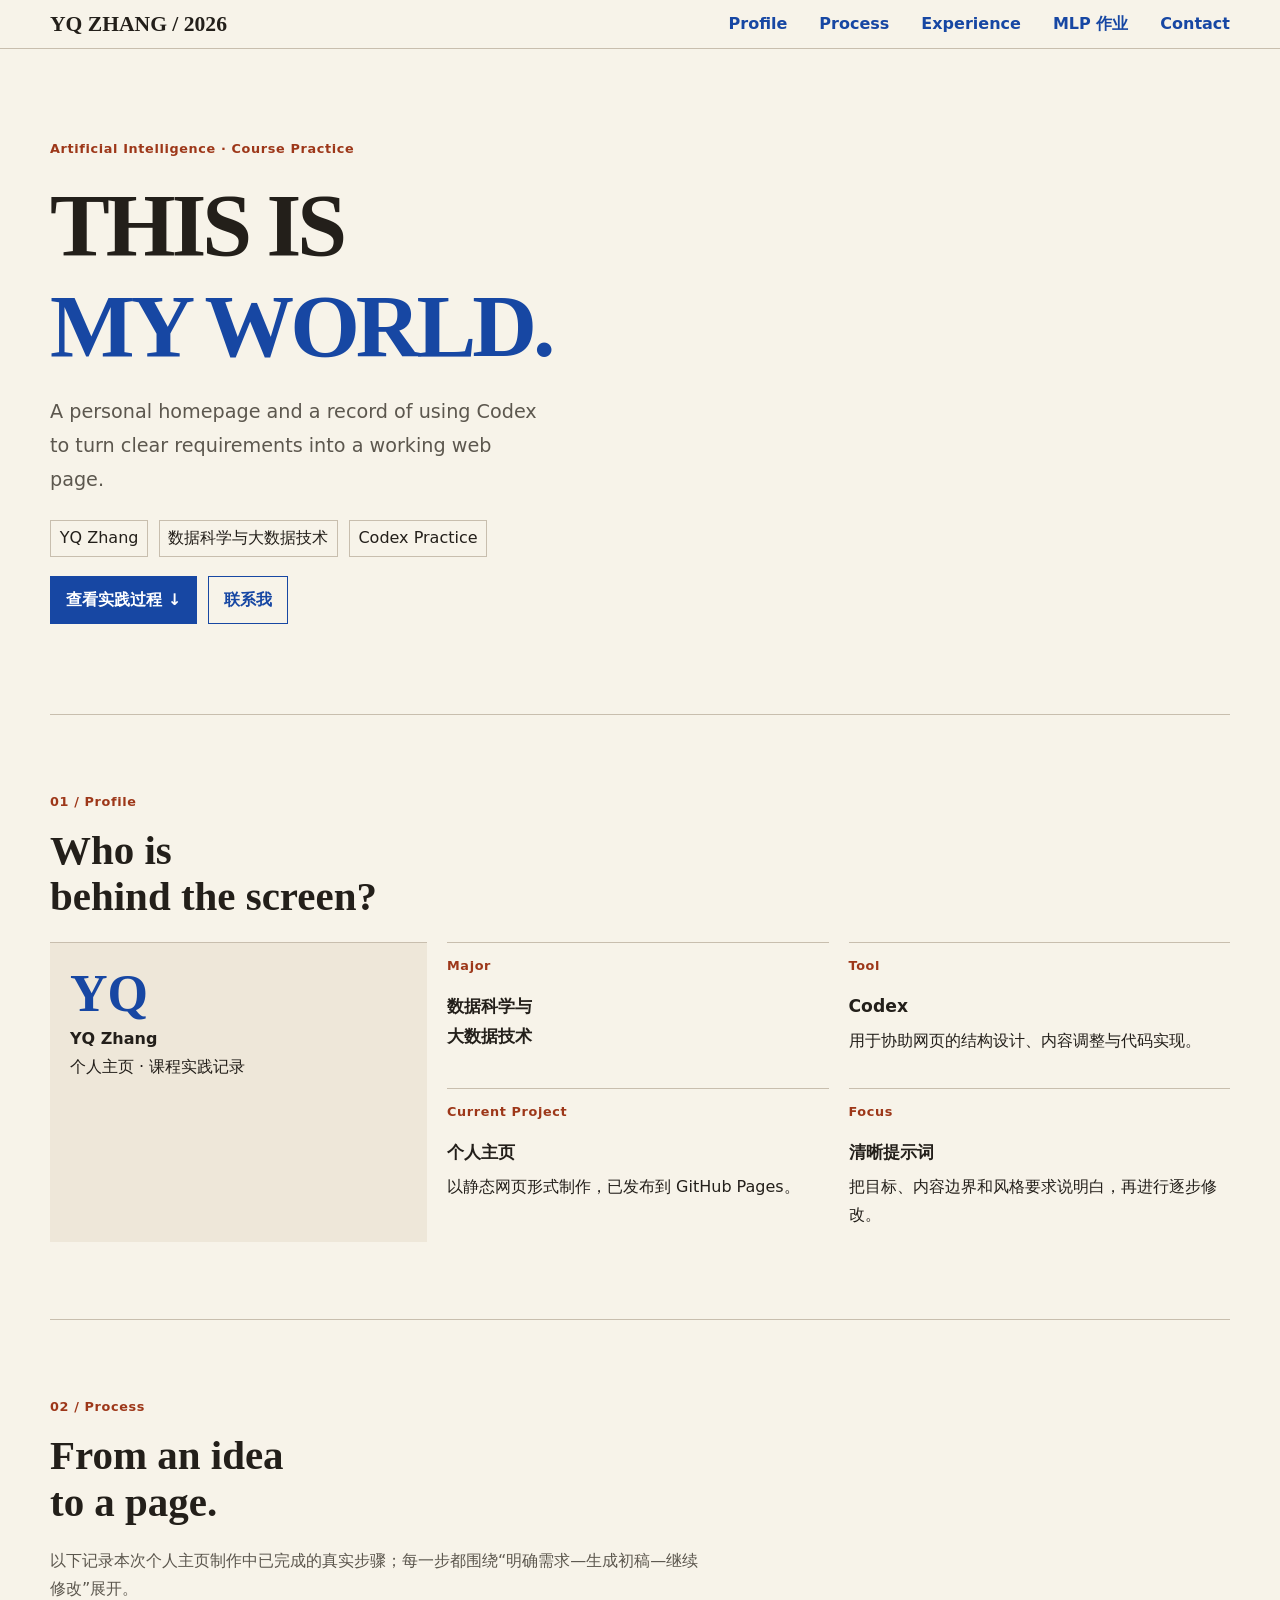
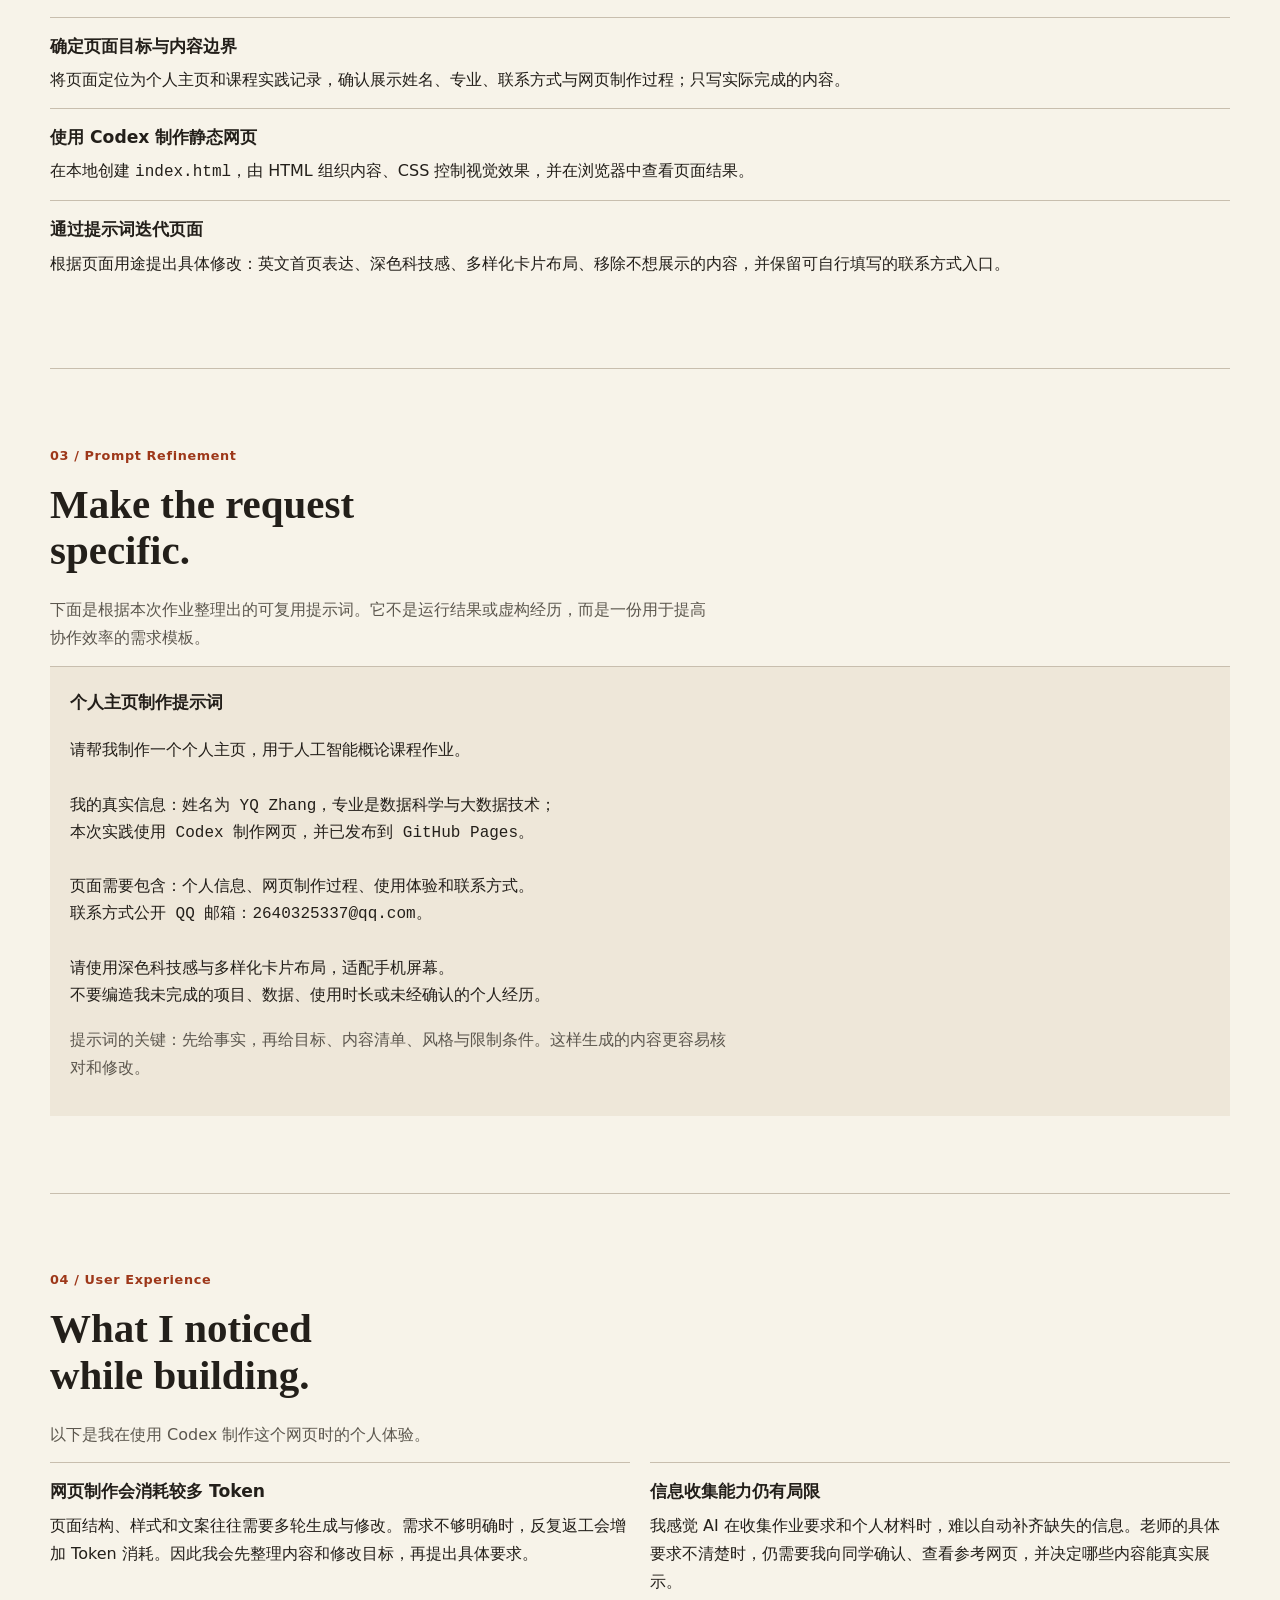
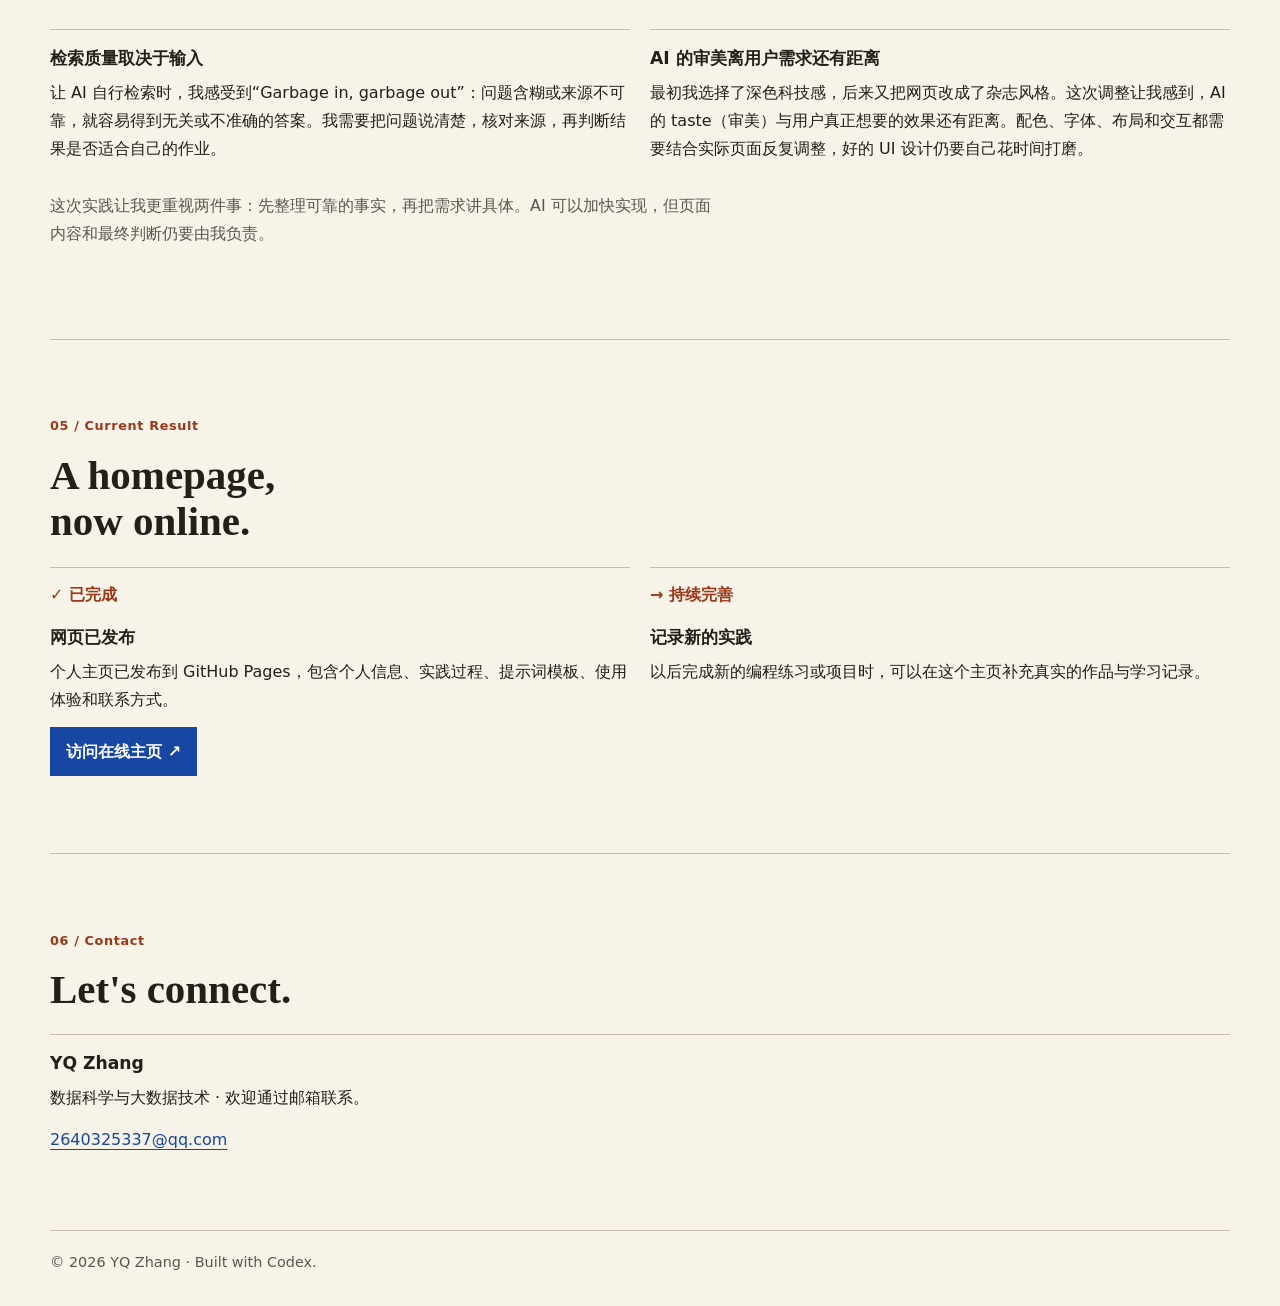
<file: index.html>
<!doctype html>
<html lang="zh-CN" data-type="software" data-motion="on">
<head>
  <meta charset="utf-8">
  <meta name="viewport" content="width=device-width,initial-scale=1">
  <meta name="page-type" content="software">
  <meta name="site-kind" content="software">
  <meta name="theme-color" content="#f7f3e9">
  <meta name="description" content="YQ Zhang 的人工智能概论课程作品集，记录 Codex 建站和 MLP 学习 XOR 的实践。">
  <meta property="og:title" content="YQ Zhang · AI Agent 实践记录">
  <meta property="og:description" content="两次人工智能概论课程作业：Codex 建站与 XOR 实验。">
  <title>YQ Zhang · AI Agent 实践记录</title>
  <link rel="stylesheet" href="journal.css">
  <style>
    .home-intro { align-content: center; }
    .home-intro .hero-meta, .home-intro .button-row, .prompt-box header { display: flex; flex-wrap: wrap; gap: .65rem; }
    .home-intro .hero-meta { margin-block: 1.2rem; }
    .home-intro .pill { border: 1px solid var(--line); padding: .2rem .55rem; }
    .home-intro .hero-copy { margin-top: 1.2rem; }
    .original-section { border-top: 1px solid var(--line); padding-block: clamp(2rem, 6vw, 5rem); }
    .original-section .section-copy, .original-section .experience-summary, .original-section .prompt-tip { max-width: 65ch; color: var(--muted); }
    .original-section .experience-summary, .original-section .prompt-tip { margin-top: 1rem; }
    .original-section .profile, .original-section .result, .original-section .detail-grid, .original-section .experience-grid { display: grid; grid-template-columns: repeat(2, minmax(0, 1fr)); gap: 1.25rem; }
    .original-section .profile { grid-template-columns: minmax(0, .65fr) minmax(0, 1.35fr); }
    .original-section .experience-grid { grid-template-columns: repeat(2, minmax(0, 1fr)); }
    .original-section article { border-top: 1px solid var(--line); padding-top: .8rem; }
    .original-section .identity, .original-section .prompt-box { padding: 1.25rem; background: var(--wash); }
    .original-section .monogram { color: var(--blue); font: 700 3.25rem/1.2 var(--display); }
    .original-section .check { color: var(--orange); font-weight: 700; }
    .original-section pre { white-space: pre-wrap; overflow-wrap: anywhere; line-height: 1.7; }
    @media (max-width: 720px) {
      .original-section .profile, .original-section .result, .original-section .detail-grid, .original-section .experience-grid { grid-template-columns: minmax(0, 1fr); }
    }
  </style>
</head>
<body>
  <a class="skip" href="#top">跳到正文</a>
  <header class="masthead">
    <nav class="wrap nav-centre" aria-label="页面导航">
      <a class="brand" href="#top" aria-current="page">YQ ZHANG / 2026</a>
      <div class="nav-links"><a href="#profile">Profile</a><a href="#process">Process</a><a href="#experience">Experience</a><a href="mlp.html">MLP 作业</a><a href="#contact">Contact</a></div>
    </nav>
  </header>
  <main id="top" class="wrap" tabindex="-1">
    <section class="cover experiment-cover home-intro" aria-labelledby="hero-title" data-enter><div><p class="kicker">Artificial Intelligence · Course Practice</p><h1 id="hero-title">THIS IS<br><span>MY WORLD.</span></h1><p class="hero-copy lede">A personal homepage and a record of using Codex to turn clear requirements into a working web page.</p><div class="hero-meta" aria-label="个人标签"><span class="pill">YQ Zhang</span><span class="pill">数据科学与大数据技术</span><span class="pill">Codex Practice</span></div><div class="button-row"><a class="button" href="#process">查看实践过程 ↓</a><a class="button button-outline" href="#contact">联系我</a></div></div></section>
    <section class="original-section" id="profile" aria-labelledby="profile-title"><p class="kicker">01 / Profile</p><h2 id="profile-title">Who is<br>behind the screen?</h2><div class="profile"><article class="identity"><div class="monogram">YQ</div><div><strong>YQ Zhang</strong><p>个人主页 · 课程实践记录</p></div></article><div class="detail-grid"><article class="detail-card"><p class="kicker">Major</p><h3>数据科学与<br>大数据技术</h3></article><article class="detail-card"><p class="kicker">Tool</p><h3>Codex</h3><p>用于协助网页的结构设计、内容调整与代码实现。</p></article><article class="detail-card"><p class="kicker">Current Project</p><h3>个人主页</h3><p>以静态网页形式制作，已发布到 GitHub Pages。</p></article><article class="detail-card"><p class="kicker">Focus</p><h3>清晰提示词</h3><p>把目标、内容边界和风格要求说明白，再进行逐步修改。</p></article></div></div></section>
    <section class="original-section" id="process" aria-labelledby="process-title"><p class="kicker">02 / Process</p><h2 id="process-title">From an idea<br>to a page.</h2><p class="section-copy">以下记录本次个人主页制作中已完成的真实步骤；每一步都围绕“明确需求—生成初稿—继续修改”展开。</p><div class="timeline"><article class="step"><div><h3>确定页面目标与内容边界</h3><p>将页面定位为个人主页和课程实践记录，确认展示姓名、专业、联系方式与网页制作过程；只写实际完成的内容。</p></div></article><article class="step"><div><h3>使用 Codex 制作静态网页</h3><p>在本地创建 <code>index.html</code>，由 HTML 组织内容、CSS 控制视觉效果，并在浏览器中查看页面结果。</p></div></article><article class="step"><div><h3>通过提示词迭代页面</h3><p>根据页面用途提出具体修改：英文首页表达、深色科技感、多样化卡片布局、移除不想展示的内容，并保留可自行填写的联系方式入口。</p></div></article></div></section>
    <section class="original-section" aria-labelledby="prompt-title"><p class="kicker">03 / Prompt Refinement</p><h2 id="prompt-title">Make the request<br>specific.</h2><p class="section-copy">下面是根据本次作业整理出的可复用提示词。它不是运行结果或虚构经历，而是一份用于提高协作效率的需求模板。</p><article class="prompt-box"><header><h3>个人主页制作提示词</h3><div class="dots" aria-hidden="true"><i></i><i></i><i></i></div></header><pre>请帮我制作一个个人主页，用于人工智能概论课程作业。

我的真实信息：姓名为 YQ Zhang，专业是数据科学与大数据技术；
本次实践使用 Codex 制作网页，并已发布到 GitHub Pages。

页面需要包含：个人信息、网页制作过程、使用体验和联系方式。
联系方式公开 QQ 邮箱：2640325337@qq.com。

请使用深色科技感与多样化卡片布局，适配手机屏幕。
不要编造我未完成的项目、数据、使用时长或未经确认的个人经历。</pre><p class="prompt-tip">提示词的关键：先给事实，再给目标、内容清单、风格与限制条件。这样生成的内容更容易核对和修改。</p></article></section>
    <section class="original-section" id="experience" aria-labelledby="experience-title">
      <p class="kicker">04 / User Experience</p>
      <h2 id="experience-title">What I noticed<br>while building.</h2>
      <p class="section-copy">以下是我在使用 Codex 制作这个网页时的个人体验。</p>
      <div class="experience-grid">
        <article class="experience-card"><h3>网页制作会消耗较多 Token</h3><p>页面结构、样式和文案往往需要多轮生成与修改。需求不够明确时，反复返工会增加 Token 消耗。因此我会先整理内容和修改目标，再提出具体要求。</p></article>
        <article class="experience-card"><h3>信息收集能力仍有局限</h3><p>我感觉 AI 在收集作业要求和个人材料时，难以自动补齐缺失的信息。老师的具体要求不清楚时，仍需要我向同学确认、查看参考网页，并决定哪些内容能真实展示。</p></article>
        <article class="experience-card"><h3>检索质量取决于输入</h3><p>让 AI 自行检索时，我感受到“Garbage in, garbage out”：问题含糊或来源不可靠，就容易得到无关或不准确的答案。我需要把问题说清楚，核对来源，再判断结果是否适合自己的作业。</p></article>
        <article class="experience-card"><h3>AI 的审美离用户需求还有距离</h3><p>最初我选择了深色科技感，后来又把网页改成了杂志风格。这次调整让我感到，AI 的 taste（审美）与用户真正想要的效果还有距离。配色、字体、布局和交互都需要结合实际页面反复调整，好的 UI 设计仍要自己花时间打磨。</p></article>
      </div>
      <p class="experience-summary">这次实践让我更重视两件事：先整理可靠的事实，再把需求讲具体。AI 可以加快实现，但页面内容和最终判断仍要由我负责。</p>
    </section>
    <section class="original-section" aria-labelledby="result-title"><p class="kicker">05 / Current Result</p><h2 id="result-title">A homepage,<br>now online.</h2><div class="result"><article class="result-card"><p class="check">✓ 已完成</p><h3>网页已发布</h3><p>个人主页已发布到 GitHub Pages，包含个人信息、实践过程、提示词模板、使用体验和联系方式。</p><a class="button" href="https://eerhunn.github.io/yq-zhang-homepage/">访问在线主页 ↗</a></article><article class="result-card"><p class="check">→ 持续完善</p><h3>记录新的实践</h3><p>以后完成新的编程练习或项目时，可以在这个主页补充真实的作品与学习记录。</p></article></div></section>
    <section class="original-section" id="contact" aria-labelledby="contact-title"><p class="kicker">06 / Contact</p><h2 id="contact-title">Let's connect.</h2><article class="contact-card"><div><h3>YQ Zhang</h3><p>数据科学与大数据技术 · 欢迎通过邮箱联系。</p></div><a class="email" href="mailto:2640325337@qq.com">2640325337@qq.com</a></article></section>
  </main>
  <footer class="wrap footer"><p>© <span id="year"></span> YQ Zhang · Built with Codex.</p></footer>
  <script>document.getElementById('year').textContent = new Date().getFullYear();</script>
</body>
</html>
</file>
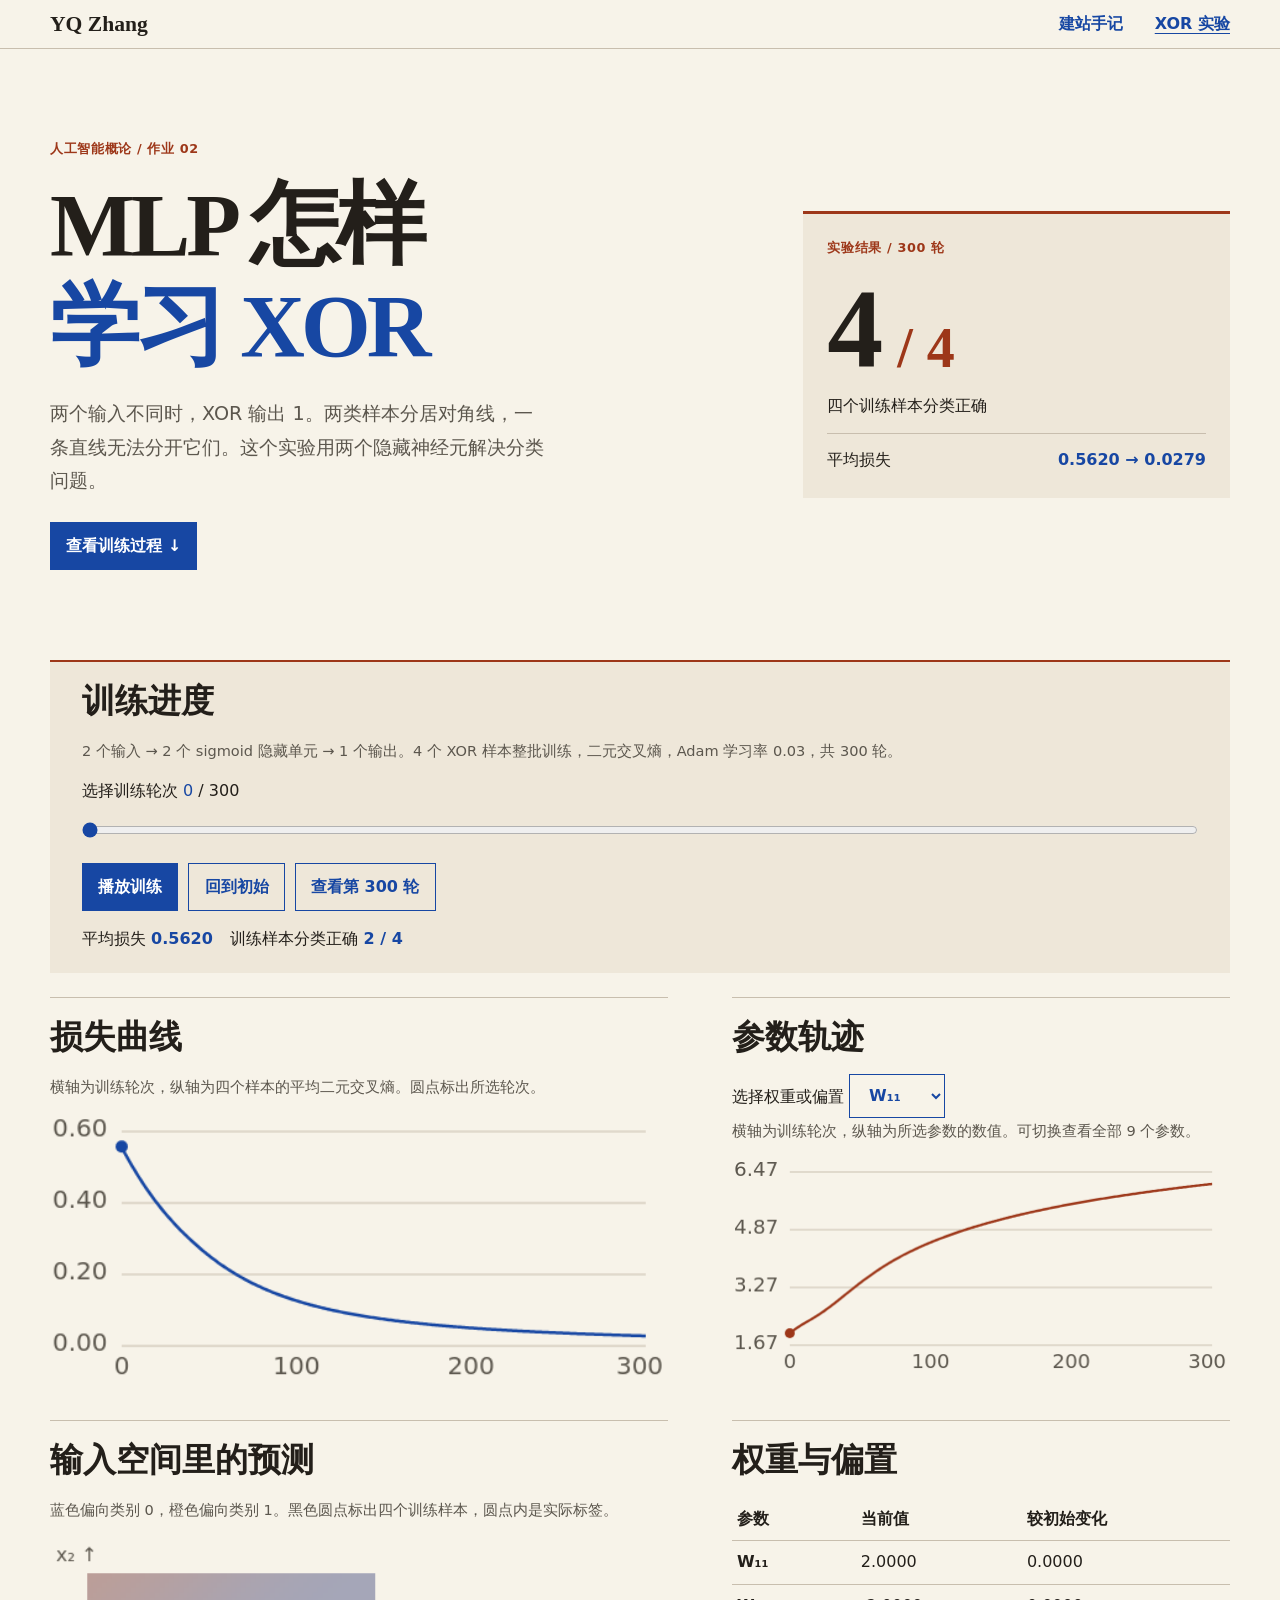
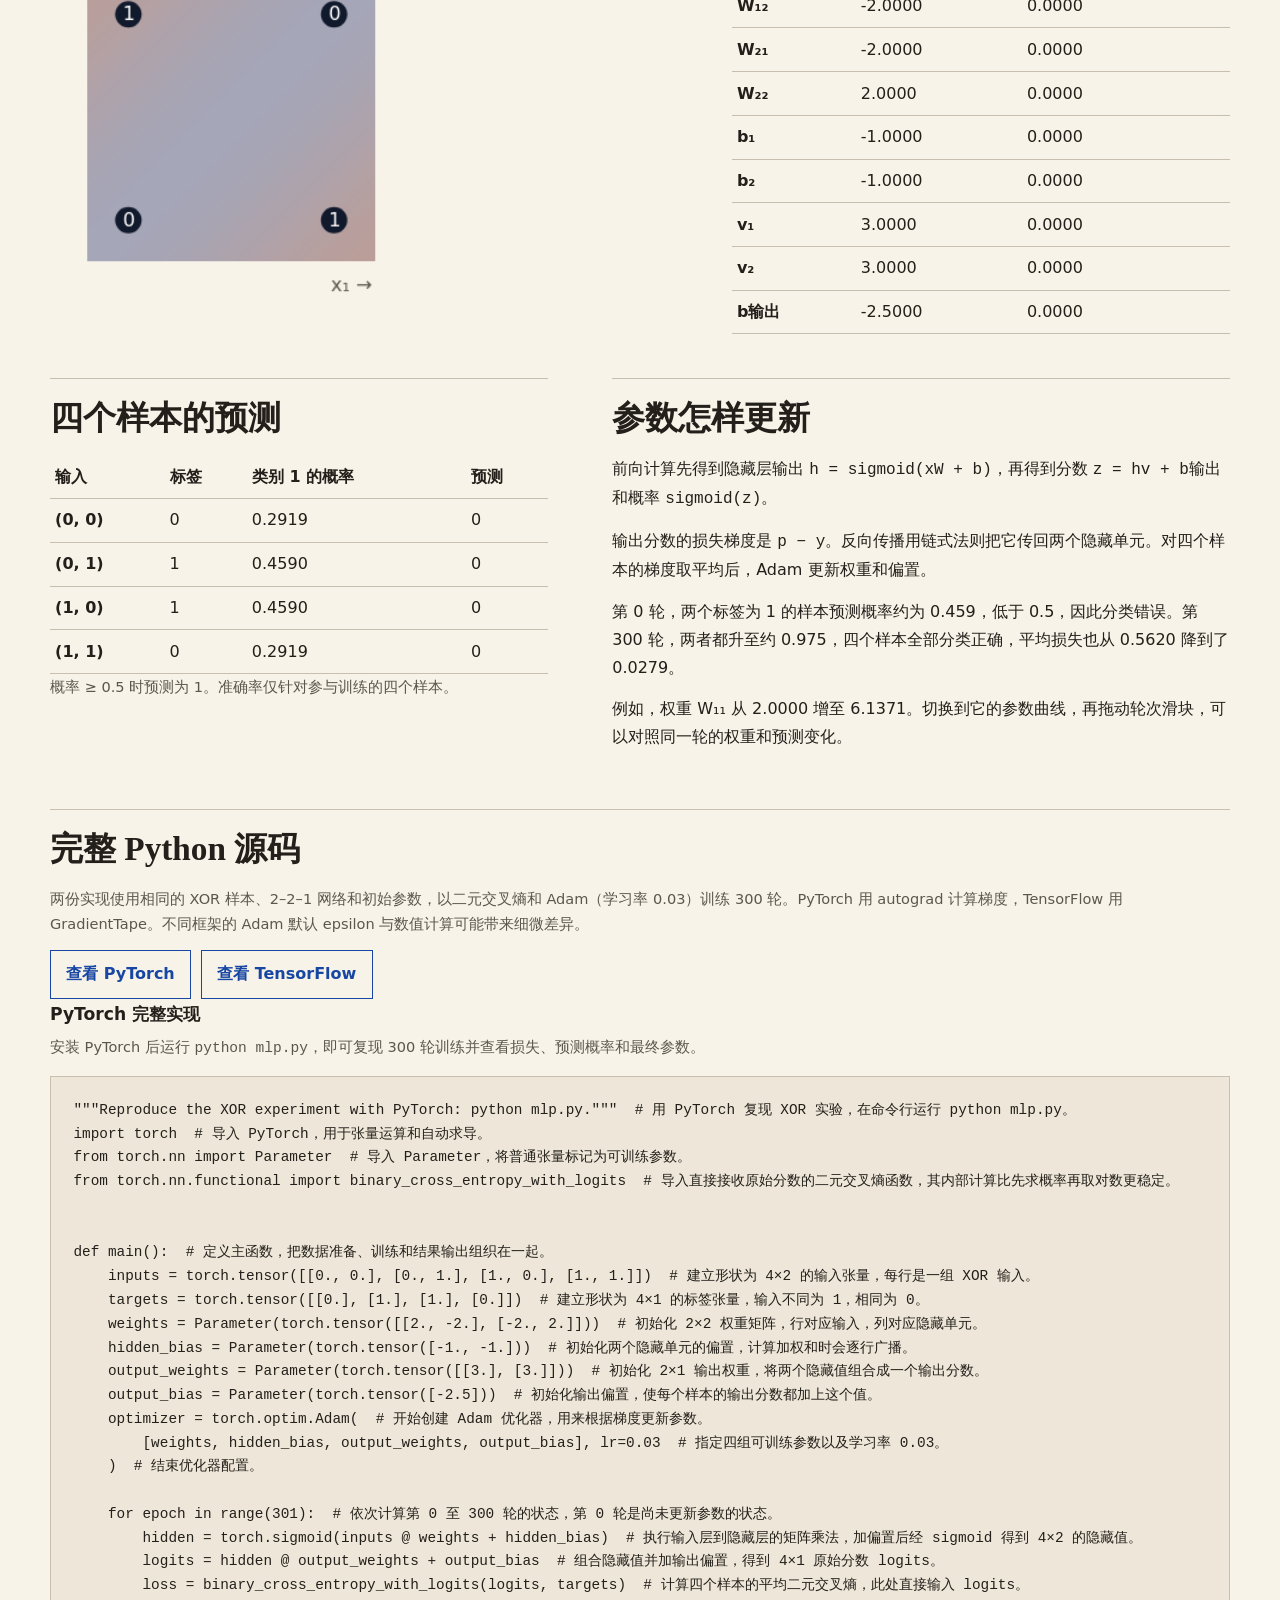
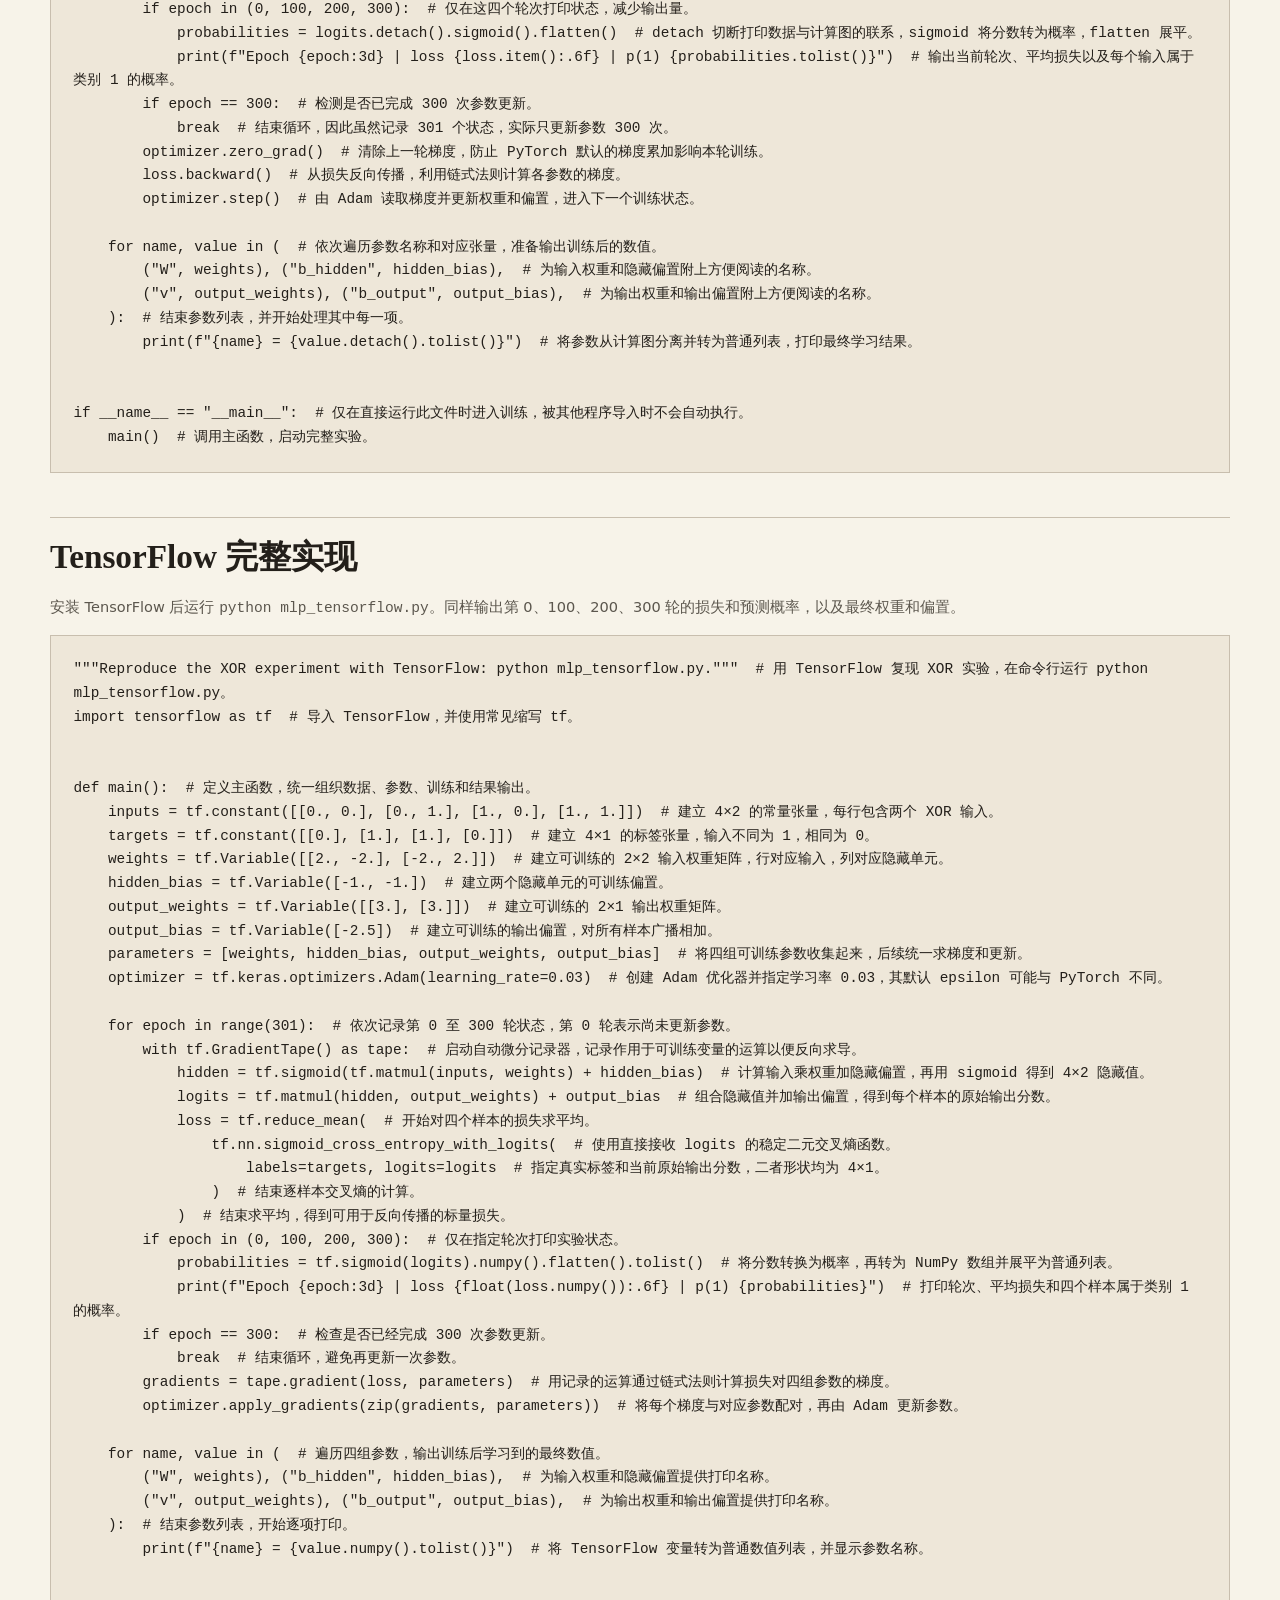
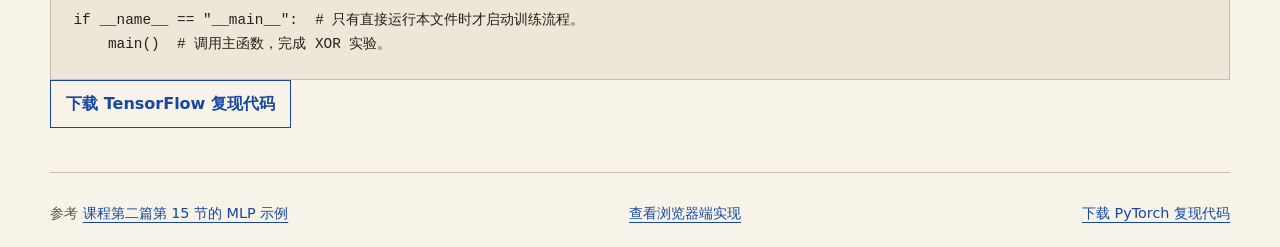
<file: mlp.html>
<!doctype html>
<html lang="zh-CN" data-type="software" data-motion="on">
<head>
  <meta charset="utf-8">
  <meta name="viewport" content="width=device-width, initial-scale=1">
  <title>MLP 怎样学习 XOR · YQ Zhang</title>
  <meta name="theme-color" content="#f7f3e9">
  <meta name="page-type" content="software">
  <meta name="site-kind" content="software">
  <meta name="description" content="用曲线、参数表和预测热图观察 MLP 学习 XOR 的 300 轮训练。">
  <meta property="og:title" content="MLP 怎样学习 XOR · YQ Zhang">
  <meta property="og:description" content="用曲线、参数表和预测热图观察 MLP 学习 XOR 的 300 轮训练。">
  <link rel="stylesheet" href="journal.css">
  <style>
    .python-source { margin: 0 0 1.5rem; }
    .python-source pre { margin: 0; padding: clamp(.8rem, 3vw, 1.4rem); border: 1px solid var(--line); background: var(--wash); font: .9rem/1.65 "Cascadia Mono", Consolas, monospace; white-space: pre-wrap; overflow-wrap: anywhere; tab-size: 4; }
  </style>
  <script defer src="mlp.js"></script>
</head>
<body>
<a class="skip" href="#top">跳到正文</a>
<header class="masthead">
  <nav class="wrap nav-centre" aria-label="页面导航">
    <a class="brand" href="index.html">YQ Zhang</a>
    <div class="nav-links">
      <a href="index.html#process">建站手记</a>
      <a href="mlp.html" aria-current="page">XOR 实验</a>
    </div>
  </nav>
</header>
<main id="top" class="wrap experiment" tabindex="-1">
  <header class="cover experiment-cover" data-enter>
    <div>
      <p class="kicker">人工智能概论 / 作业 02</p>
      <h1>MLP 怎样<br><span>学习 XOR</span></h1>
      <p class="lede">两个输入不同时，XOR 输出 1。两类样本分居对角线，一条直线无法分开它们。这个实验用两个隐藏神经元解决分类问题。</p>
      <div class="actions"><a class="button" href="#training">查看训练过程 ↓</a></div>
    </div>
    <div class="experiment-result">
      <p class="kicker">实验结果 / 300 轮</p>
      <p class="result-number">4<span> / 4</span></p>
      <p>四个训练样本分类正确</p>
      <div class="result-loss"><span>平均损失</span><strong>0.5620 → 0.0279</strong></div>
    </div>
  </header>
  <section class="panel" id="training" aria-labelledby="training-title">
    <h2 id="training-title">训练进度</h2>
    <p class="caption">2 个输入 → 2 个 sigmoid 隐藏单元 → 1 个输出。4 个 XOR 样本整批训练，二元交叉熵，Adam 学习率 0.03，共 300 轮。</p>
    <label for="epoch">选择训练轮次 <output id="epoch-value" for="epoch">0</output> / 300</label>
    <input class="slider" id="epoch" type="range" min="0" max="300" value="0">
    <div class="controls"><button id="play" type="button">播放训练</button><button id="reset" type="button">回到初始</button><button id="end" type="button">查看第 300 轮</button></div>
    <div class="metrics"><span>平均损失 <strong id="loss-value">—</strong></span><span>训练样本分类正确 <strong id="accuracy">—</strong></span></div>
    <noscript>请启用 JavaScript 以运行训练和显示图表。</noscript>
  </section>
  <div class="grid">
    <figure class="panel">
      <h2>损失曲线</h2>
      <p class="caption">横轴为训练轮次，纵轴为四个样本的平均二元交叉熵。圆点标出所选轮次。</p>
      <canvas id="loss" width="500" height="220" role="img"></canvas>
    </figure>
    <figure class="panel">
      <h2>参数轨迹</h2>
      <label for="parameter">选择权重或偏置</label> <select id="parameter"></select>
      <p class="caption">横轴为训练轮次，纵轴为所选参数的数值。可切换查看全部 9 个参数。</p>
      <canvas id="trace" width="500" height="220" role="img"></canvas>
    </figure>
    <figure class="panel">
      <h2>输入空间里的预测</h2>
      <p class="caption">蓝色偏向类别 0，橙色偏向类别 1。黑色圆点标出四个训练样本，圆点内是实际标签。</p>
      <canvas id="map" width="300" height="300" role="img" aria-label="XOR 输入平面的预测概率热图，具体样本预测见下表"></canvas>
    </figure>
    <section class="panel">
      <h2>权重与偏置</h2>
      <table aria-label="所选轮次的模型参数">
        <thead><tr><th scope="col">参数</th><th scope="col">当前值</th><th scope="col">较初始变化</th></tr></thead>
        <tbody id="parameters"></tbody>
      </table>
    </section>
  </div>
  <div class="grid analysis-grid">
    <section class="panel">
      <h2>四个样本的预测</h2>
      <table aria-label="XOR 样本的预测结果">
        <thead><tr><th scope="col">输入</th><th scope="col">标签</th><th scope="col">类别 1 的概率</th><th scope="col">预测</th></tr></thead>
        <tbody id="predictions"></tbody>
      </table>
      <p class="caption">概率 ≥ 0.5 时预测为 1。准确率仅针对参与训练的四个样本。</p>
    </section>
    <section class="panel">
      <h2>参数怎样更新</h2>
      <p>前向计算先得到隐藏层输出 <code>h = sigmoid(xW + b)</code>，再得到分数 <code>z = hv + b输出</code> 和概率 <code>sigmoid(z)</code>。</p>
      <p>输出分数的损失梯度是 <code>p − y</code>。反向传播用链式法则把它传回两个隐藏单元。对四个样本的梯度取平均后，Adam 更新权重和偏置。</p>
      <p>第 0 轮，两个标签为 1 的样本预测概率约为 0.459，低于 0.5，因此分类错误。第 300 轮，两者都升至约 0.975，四个样本全部分类正确，平均损失也从 0.5620 降到了 0.0279。</p>
      <p>例如，权重 W₁₁ 从 2.0000 增至 6.1371。切换到它的参数曲线，再拖动轮次滑块，可以对照同一轮的权重和预测变化。</p>
    </section>
  </div>
  <section class="panel python-source" id="python-source" aria-labelledby="python-title">
    <h2 id="python-title">完整 Python 源码</h2>
    <p class="caption">两份实现使用相同的 XOR 样本、2–2–1 网络和初始参数，以二元交叉熵和 Adam（学习率 0.03）训练 300 轮。PyTorch 用 autograd 计算梯度，TensorFlow 用 GradientTape。不同框架的 Adam 默认 epsilon 与数值计算可能带来细微差异。</p>
    <nav class="actions" aria-label="Python 源码导航"><a class="button button-outline" href="#pytorch-source">查看 PyTorch</a><a class="button button-outline" href="#tensorflow-source">查看 TensorFlow</a></nav>
    <h3 id="pytorch-source">PyTorch 完整实现</h3>
    <p class="caption">安装 PyTorch 后运行 <code>python mlp.py</code>，即可复现 300 轮训练并查看损失、预测概率和最终参数。</p>
    <pre><code class="language-python">"""Reproduce the XOR experiment with PyTorch: python mlp.py."""  # 用 PyTorch 复现 XOR 实验，在命令行运行 python mlp.py。
import torch  # 导入 PyTorch，用于张量运算和自动求导。
from torch.nn import Parameter  # 导入 Parameter，将普通张量标记为可训练参数。
from torch.nn.functional import binary_cross_entropy_with_logits  # 导入直接接收原始分数的二元交叉熵函数，其内部计算比先求概率再取对数更稳定。


def main():  # 定义主函数，把数据准备、训练和结果输出组织在一起。
    inputs = torch.tensor([[0., 0.], [0., 1.], [1., 0.], [1., 1.]])  # 建立形状为 4×2 的输入张量，每行是一组 XOR 输入。
    targets = torch.tensor([[0.], [1.], [1.], [0.]])  # 建立形状为 4×1 的标签张量，输入不同为 1，相同为 0。
    weights = Parameter(torch.tensor([[2., -2.], [-2., 2.]]))  # 初始化 2×2 权重矩阵，行对应输入，列对应隐藏单元。
    hidden_bias = Parameter(torch.tensor([-1., -1.]))  # 初始化两个隐藏单元的偏置，计算加权和时会逐行广播。
    output_weights = Parameter(torch.tensor([[3.], [3.]]))  # 初始化 2×1 输出权重，将两个隐藏值组合成一个输出分数。
    output_bias = Parameter(torch.tensor([-2.5]))  # 初始化输出偏置，使每个样本的输出分数都加上这个值。
    optimizer = torch.optim.Adam(  # 开始创建 Adam 优化器，用来根据梯度更新参数。
        [weights, hidden_bias, output_weights, output_bias], lr=0.03  # 指定四组可训练参数以及学习率 0.03。
    )  # 结束优化器配置。

    for epoch in range(301):  # 依次计算第 0 至 300 轮的状态，第 0 轮是尚未更新参数的状态。
        hidden = torch.sigmoid(inputs @ weights + hidden_bias)  # 执行输入层到隐藏层的矩阵乘法，加偏置后经 sigmoid 得到 4×2 的隐藏值。
        logits = hidden @ output_weights + output_bias  # 组合隐藏值并加输出偏置，得到 4×1 原始分数 logits。
        loss = binary_cross_entropy_with_logits(logits, targets)  # 计算四个样本的平均二元交叉熵，此处直接输入 logits。
        if epoch in (0, 100, 200, 300):  # 仅在这四个轮次打印状态，减少输出量。
            probabilities = logits.detach().sigmoid().flatten()  # detach 切断打印数据与计算图的联系，sigmoid 将分数转为概率，flatten 展平。
            print(f"Epoch {epoch:3d} | loss {loss.item():.6f} | p(1) {probabilities.tolist()}")  # 输出当前轮次、平均损失以及每个输入属于类别 1 的概率。
        if epoch == 300:  # 检测是否已完成 300 次参数更新。
            break  # 结束循环，因此虽然记录 301 个状态，实际只更新参数 300 次。
        optimizer.zero_grad()  # 清除上一轮梯度，防止 PyTorch 默认的梯度累加影响本轮训练。
        loss.backward()  # 从损失反向传播，利用链式法则计算各参数的梯度。
        optimizer.step()  # 由 Adam 读取梯度并更新权重和偏置，进入下一个训练状态。

    for name, value in (  # 依次遍历参数名称和对应张量，准备输出训练后的数值。
        ("W", weights), ("b_hidden", hidden_bias),  # 为输入权重和隐藏偏置附上方便阅读的名称。
        ("v", output_weights), ("b_output", output_bias),  # 为输出权重和输出偏置附上方便阅读的名称。
    ):  # 结束参数列表，并开始处理其中每一项。
        print(f"{name} = {value.detach().tolist()}")  # 将参数从计算图分离并转为普通列表，打印最终学习结果。


if __name__ == "__main__":  # 仅在直接运行此文件时进入训练，被其他程序导入时不会自动执行。
    main()  # 调用主函数，启动完整实验。</code></pre>
  </section>
  <section class="panel python-source" id="tensorflow-source" aria-labelledby="tensorflow-title">
    <h2 id="tensorflow-title">TensorFlow 完整实现</h2>
    <p class="caption">安装 TensorFlow 后运行 <code>python mlp_tensorflow.py</code>。同样输出第 0、100、200、300 轮的损失和预测概率，以及最终权重和偏置。</p>
    <pre><code class="language-python">"""Reproduce the XOR experiment with TensorFlow: python mlp_tensorflow.py."""  # 用 TensorFlow 复现 XOR 实验，在命令行运行 python mlp_tensorflow.py。
import tensorflow as tf  # 导入 TensorFlow，并使用常见缩写 tf。


def main():  # 定义主函数，统一组织数据、参数、训练和结果输出。
    inputs = tf.constant([[0., 0.], [0., 1.], [1., 0.], [1., 1.]])  # 建立 4×2 的常量张量，每行包含两个 XOR 输入。
    targets = tf.constant([[0.], [1.], [1.], [0.]])  # 建立 4×1 的标签张量，输入不同为 1，相同为 0。
    weights = tf.Variable([[2., -2.], [-2., 2.]])  # 建立可训练的 2×2 输入权重矩阵，行对应输入，列对应隐藏单元。
    hidden_bias = tf.Variable([-1., -1.])  # 建立两个隐藏单元的可训练偏置。
    output_weights = tf.Variable([[3.], [3.]])  # 建立可训练的 2×1 输出权重矩阵。
    output_bias = tf.Variable([-2.5])  # 建立可训练的输出偏置，对所有样本广播相加。
    parameters = [weights, hidden_bias, output_weights, output_bias]  # 将四组可训练参数收集起来，后续统一求梯度和更新。
    optimizer = tf.keras.optimizers.Adam(learning_rate=0.03)  # 创建 Adam 优化器并指定学习率 0.03，其默认 epsilon 可能与 PyTorch 不同。

    for epoch in range(301):  # 依次记录第 0 至 300 轮状态，第 0 轮表示尚未更新参数。
        with tf.GradientTape() as tape:  # 启动自动微分记录器，记录作用于可训练变量的运算以便反向求导。
            hidden = tf.sigmoid(tf.matmul(inputs, weights) + hidden_bias)  # 计算输入乘权重加隐藏偏置，再用 sigmoid 得到 4×2 隐藏值。
            logits = tf.matmul(hidden, output_weights) + output_bias  # 组合隐藏值并加输出偏置，得到每个样本的原始输出分数。
            loss = tf.reduce_mean(  # 开始对四个样本的损失求平均。
                tf.nn.sigmoid_cross_entropy_with_logits(  # 使用直接接收 logits 的稳定二元交叉熵函数。
                    labels=targets, logits=logits  # 指定真实标签和当前原始输出分数，二者形状均为 4×1。
                )  # 结束逐样本交叉熵的计算。
            )  # 结束求平均，得到可用于反向传播的标量损失。
        if epoch in (0, 100, 200, 300):  # 仅在指定轮次打印实验状态。
            probabilities = tf.sigmoid(logits).numpy().flatten().tolist()  # 将分数转换为概率，再转为 NumPy 数组并展平为普通列表。
            print(f"Epoch {epoch:3d} | loss {float(loss.numpy()):.6f} | p(1) {probabilities}")  # 打印轮次、平均损失和四个样本属于类别 1 的概率。
        if epoch == 300:  # 检查是否已经完成 300 次参数更新。
            break  # 结束循环，避免再更新一次参数。
        gradients = tape.gradient(loss, parameters)  # 用记录的运算通过链式法则计算损失对四组参数的梯度。
        optimizer.apply_gradients(zip(gradients, parameters))  # 将每个梯度与对应参数配对，再由 Adam 更新参数。

    for name, value in (  # 遍历四组参数，输出训练后学习到的最终数值。
        ("W", weights), ("b_hidden", hidden_bias),  # 为输入权重和隐藏偏置提供打印名称。
        ("v", output_weights), ("b_output", output_bias),  # 为输出权重和输出偏置提供打印名称。
    ):  # 结束参数列表，开始逐项打印。
        print(f"{name} = {value.numpy().tolist()}")  # 将 TensorFlow 变量转为普通数值列表，并显示参数名称。


if __name__ == "__main__":  # 只有直接运行本文件时才启动训练流程。
    main()  # 调用主函数，完成 XOR 实验。</code></pre>
    <a class="button button-outline" href="mlp_tensorflow.py" download>下载 TensorFlow 复现代码</a>
  </section>
  <footer class="footer sources"><span>参考 <a href="https://zhumy.github.io/Introduction_to_Artificial_Intelligence/#v7-p034c">课程第二篇第 15 节的 MLP 示例</a></span><a href="mlp.js">查看浏览器端实现</a><a href="mlp.py" download>下载 PyTorch 复现代码</a></footer>
</main>
</body>
</html>
</file>
<file: journal.css>
:root {
  color-scheme: light;
  --paper: #f7f3e9;
  --ink: #231f1a;
  --muted: #5c574e;
  --line: #c8beae;
  --blue: #1747a3;
  --orange: #9d3719;
  --wash: #eee7d9;
  --display: "Cormorant Garamond", Georgia, "Songti SC", SimSun, serif;
  --body: Inter, "Microsoft YaHei", system-ui, sans-serif;
}

* { box-sizing: border-box; }
body { margin: 0; background: var(--paper); color: var(--ink); font: 1rem/1.75 var(--body); }
h1, h2 { font-family: var(--display); line-height: 1.13; text-wrap: balance; }
h1 { margin: 0; font-size: clamp(2.65rem, 7vw, 7rem); letter-spacing: -.045em; }
h1 span { color: var(--blue); }
h2 { margin: 0 0 .55em; font-size: clamp(1.5rem, 3.2vw, 3.45rem); }
h3 { margin: 0 0 .35rem; font-size: 1.075rem; }
p { margin: 0 0 .85rem; }
a { color: var(--blue); text-underline-offset: 4px; }
a:hover { text-decoration-thickness: 2px; }
:focus-visible { outline: 2px solid var(--blue); outline-offset: 4px; }
code { overflow-wrap: anywhere; }
.wrap { width: min(1180px, calc(100% - 72px)); margin-inline: auto; }
.skip { position: fixed; z-index: 10; top: 8px; left: 8px; padding: 10px; background: white; transform: translateY(-150%); }
.skip:focus { transform: none; }
.masthead { border-bottom: 1px solid var(--line); }
.masthead nav, .nav-links { display: flex; align-items: center; justify-content: space-between; gap: clamp(.6rem, 3vw, 2rem); }
.masthead a { display: inline-flex; align-items: center; min-height: 48px; font-weight: 650; }
.brand { color: var(--ink); font: 700 1.35rem var(--display); text-decoration: none; }
.nav-links a { text-decoration: none; }
.nav-links a:hover, .nav-links [aria-current] { text-decoration: underline; }
.cover { display: grid; grid-template-columns: minmax(0, 1.4fr) minmax(0, .9fr); align-items: center; gap: clamp(2rem, 7vw, 7rem); padding-block: clamp(3.2rem, 10vw, 8rem); }
main > .cover:not(.experiment-cover) { min-height: calc(100svh - 49px); }
.cover[data-enter] { animation: arrive .55s ease-out both; }
@keyframes arrive { from { opacity: .65; transform: translateY(6px); } to { opacity: 1; transform: none; } }
.kicker { color: var(--orange); font: 700 .8rem/1.5 "IBM Plex Mono", var(--body); letter-spacing: .05em; margin-bottom: 1rem; }
.lede { margin: 1.3rem 0 1.5rem; color: var(--muted); max-width: 31rem; font-size: clamp(1rem, 1.6vw, 1.2rem); }
.actions, .controls { display: flex; flex-wrap: wrap; gap: 10px; }
.button, button, select { display: inline-flex; align-items: center; justify-content: center; min-height: 44px; padding: .58rem .95rem; border: 1px solid var(--blue); background: var(--blue); color: white; font: inherit; font-weight: 700; text-decoration: none; cursor: pointer; transition: background .15s, transform .15s; }
.button-outline, button:not(#play), select { background: transparent; color: var(--blue); }
.button:hover, button:hover { transform: translateY(-1px); }
.button-outline:hover, button:not(#play):hover { background: #e4eafa; }
.button:active, button:active { transform: translateY(1px); }
.specimen { display: block; padding: clamp(1rem, 3vw, 2rem); border: 1px solid var(--line); background: var(--wash); color: var(--ink); text-decoration: none; transition: transform .18s, border-color .18s; }
.specimen:hover { transform: translateY(-2px); border-color: var(--blue); }
.specimen-head, .specimen-foot { display: flex; justify-content: space-between; gap: .5rem; font-size: .78rem; font-weight: 700; }
.specimen-head { color: var(--orange); }
.specimen-foot { color: var(--muted); }
.specimen-grid { display: grid; grid-template-columns: repeat(2, minmax(0, 1fr)); gap: 3px; margin-block: 12px; }
.specimen-grid div { display: grid; align-content: space-between; min-height: clamp(70px, 11vw, 128px); padding: clamp(.6rem, 2vw, 1.1rem); background: #efc5a7; }
.specimen-grid .specimen-blue { background: #cddbef; }
.specimen-grid strong { font: 700 clamp(1.5rem, 3vw, 3.2rem)/1 var(--display); font-variant-numeric: tabular-nums; }
.editorial, .author { border-top: 1px solid var(--line); padding-block: clamp(2.5rem, 6vw, 5.5rem); }
.editorial { display: grid; grid-template-columns: minmax(0, .9fr) minmax(0, 1.4fr); gap: clamp(1rem, 6vw, 6rem); }
.story { list-style: none; margin: 0; padding: 0; counter-reset: chapter; }
.story li { counter-increment: chapter; display: grid; grid-template-columns: 2.1rem minmax(0, 1fr); gap: .9rem; }
.story li::before { content: counter(chapter, decimal-leading-zero); color: var(--orange); font: 700 .8rem/2 monospace; }
.story li + li, .notes article + article { border-top: 1px solid var(--line); margin-top: .9rem; padding-top: .9rem; }
.story p, .notes p, .caption { color: var(--muted); }
.author, .footer { display: flex; flex-wrap: wrap; justify-content: space-between; align-items: baseline; gap: .6rem 1.5rem; }
.footer { border-top: 1px solid var(--line); padding-block: 1.15rem; color: var(--muted); font-size: .9rem; }
.footer a { display: inline-flex; align-items: center; min-height: 44px; }
.experiment-cover { padding-block: clamp(3rem, 7vw, 6rem); }
.experiment-result { border-top: 3px solid var(--orange); padding: 1.5rem; background: var(--wash); }
.result-number { font: 700 clamp(4rem, 9vw, 7rem)/1 var(--display); margin-bottom: .4rem; }
.result-number span { color: var(--orange); font-size: .5em; }
.result-loss { border-top: 1px solid var(--line); display: flex; flex-wrap: wrap; justify-content: space-between; gap: .5rem; padding-top: .7rem; }
.result-loss strong, .metrics strong, output { color: var(--blue); font-variant-numeric: tabular-nums; }
.panel { margin: 0; min-width: 0; border-top: 1px solid var(--line); padding: 1.25rem 0; }
.panel h2 { font-size: clamp(1.35rem, 2.6vw, 2.35rem); }
#training { border-color: var(--orange); border-width: 2px; scroll-margin-top: 1rem; background: var(--wash); padding-inline: clamp(.8rem, 3vw, 2rem); }
.grid { display: grid; grid-template-columns: minmax(0, 1.24fr) minmax(0, 1fr); gap: 1rem clamp(1.5rem, 5vw, 4.5rem); margin-block: 1.5rem; }
.analysis-grid { grid-template-columns: minmax(0, 1fr) minmax(0, 1.24fr); }
.metrics { display: flex; flex-wrap: wrap; gap: .4rem 1.1rem; margin-top: .85rem; }
.slider { display: block; width: 100%; min-height: 44px; margin: .2rem 0 .65rem; accent-color: var(--blue); }
canvas { display: block; width: 100%; height: auto; }
#map { max-width: 360px; }
table { border-collapse: collapse; width: 100%; font-variant-numeric: tabular-nums; }
td, th { text-align: left; padding: .46rem .32rem; border-bottom: 1px solid var(--line); }
.caption { font-size: .91rem; }

@media (max-width: 720px) {
  .wrap { width: calc(100% - 36px); }
  .cover, .editorial, .grid { grid-template-columns: minmax(0, 1fr); }
  .cover { gap: 1.5rem; }
  .nav-links a { font-size: .875rem; }
  .button, .controls button { flex: 1 1 auto; }
  td, th { font-size: .88rem; }
}
@media (prefers-reduced-motion: reduce) {
  *, *::before, *::after { animation-duration: .01ms !important; transition-duration: .01ms !important; }
}
</file>
